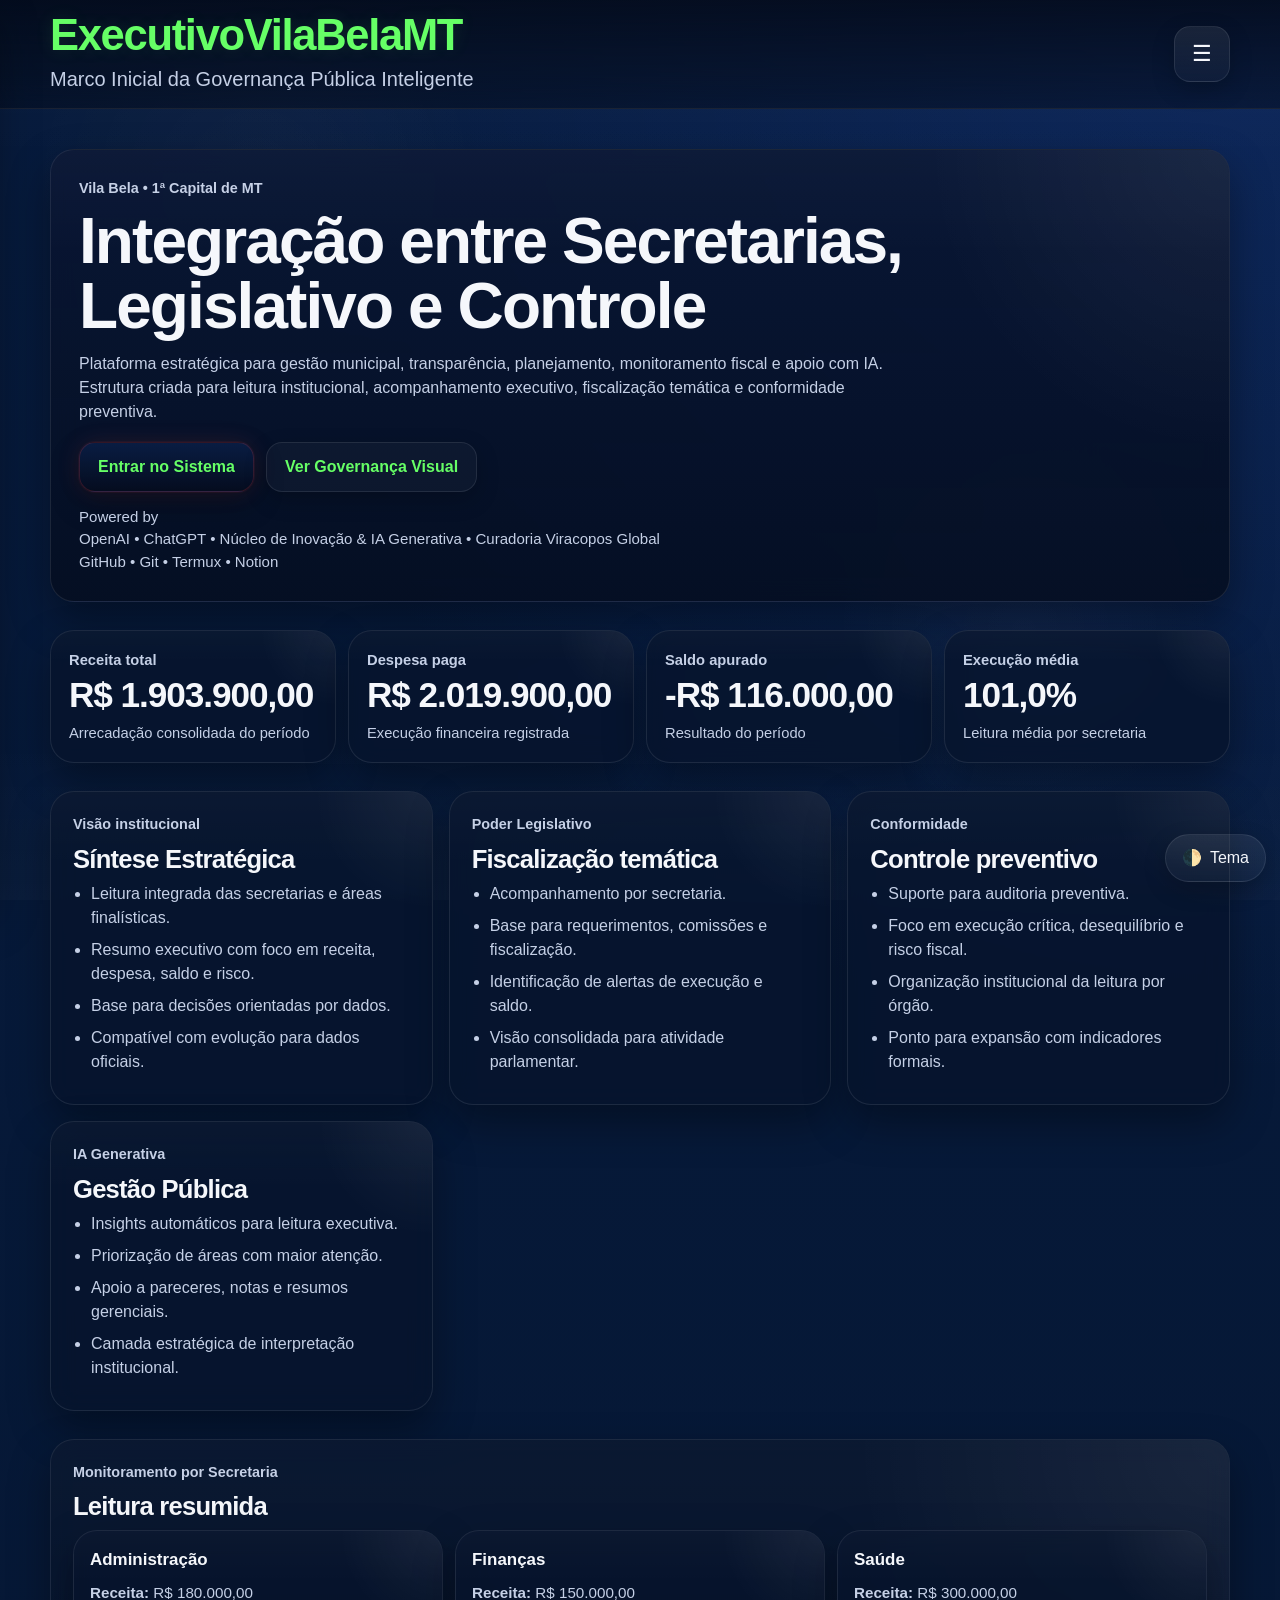
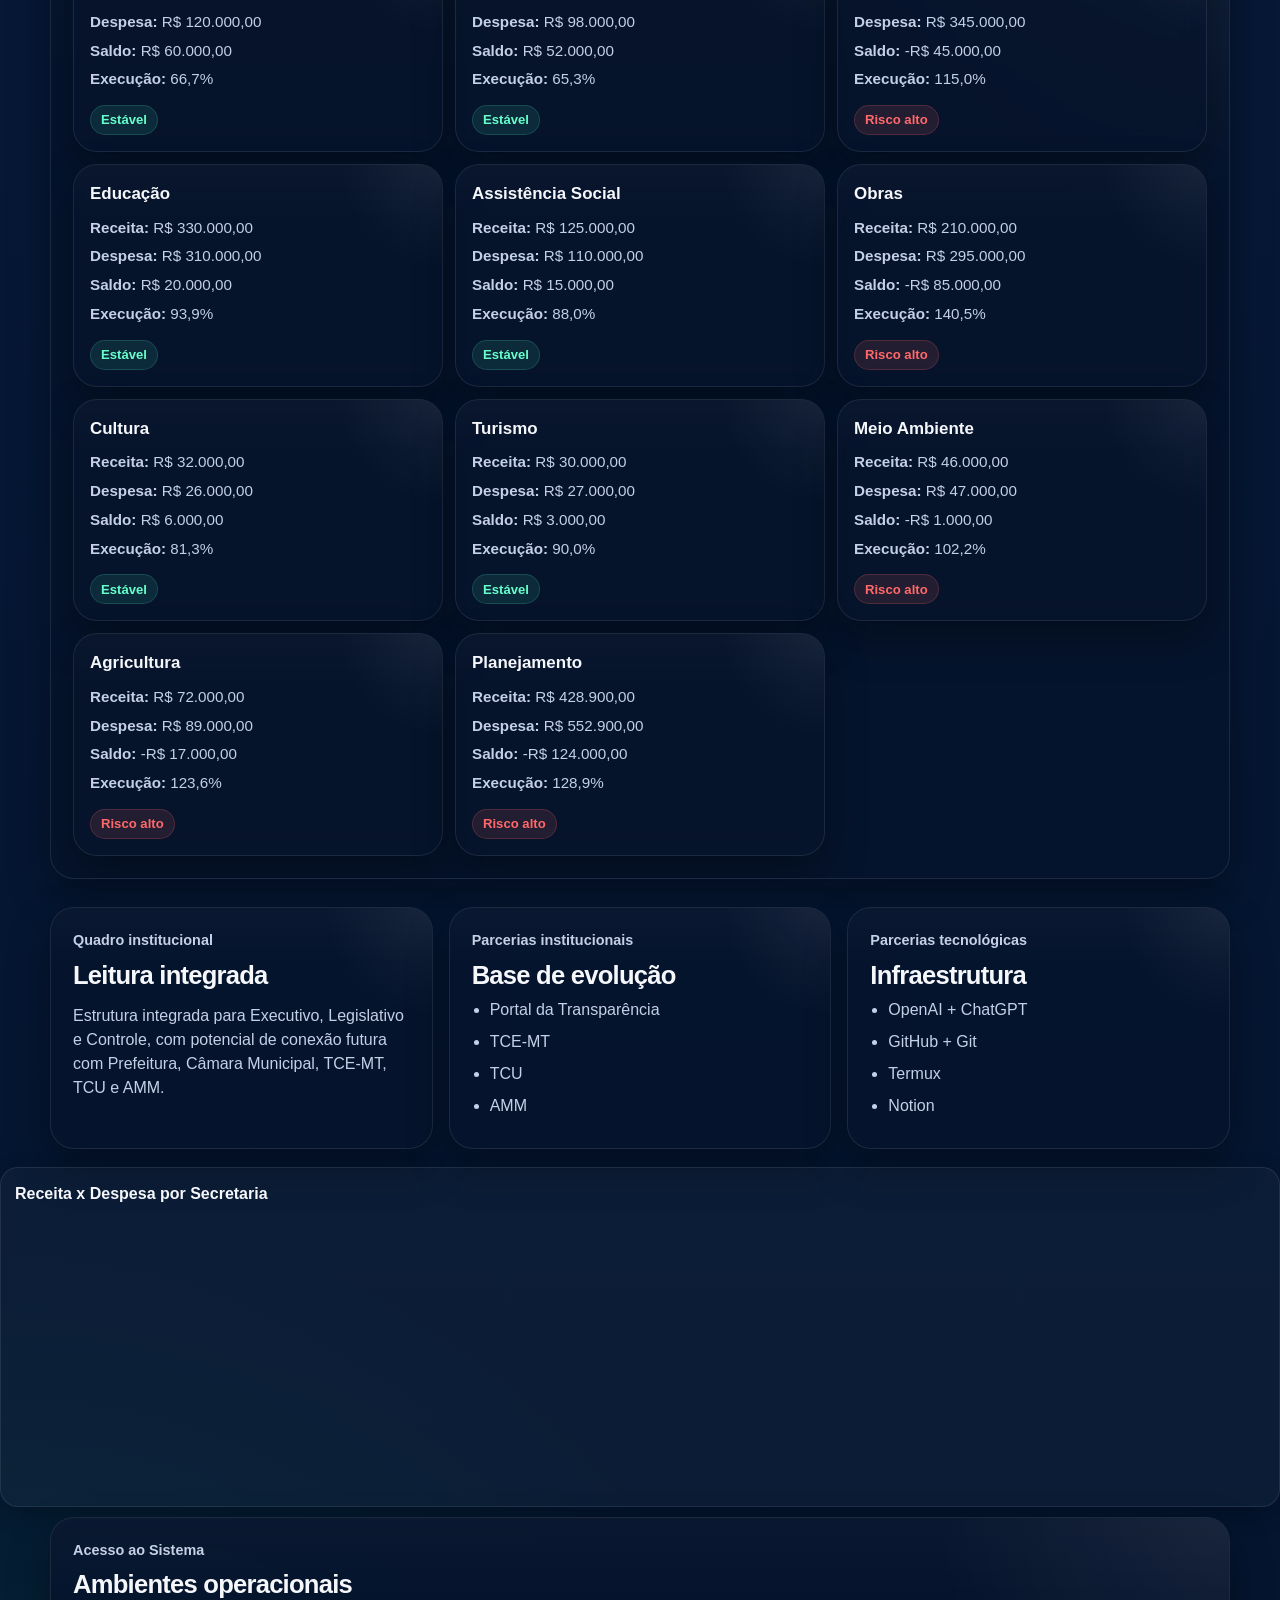
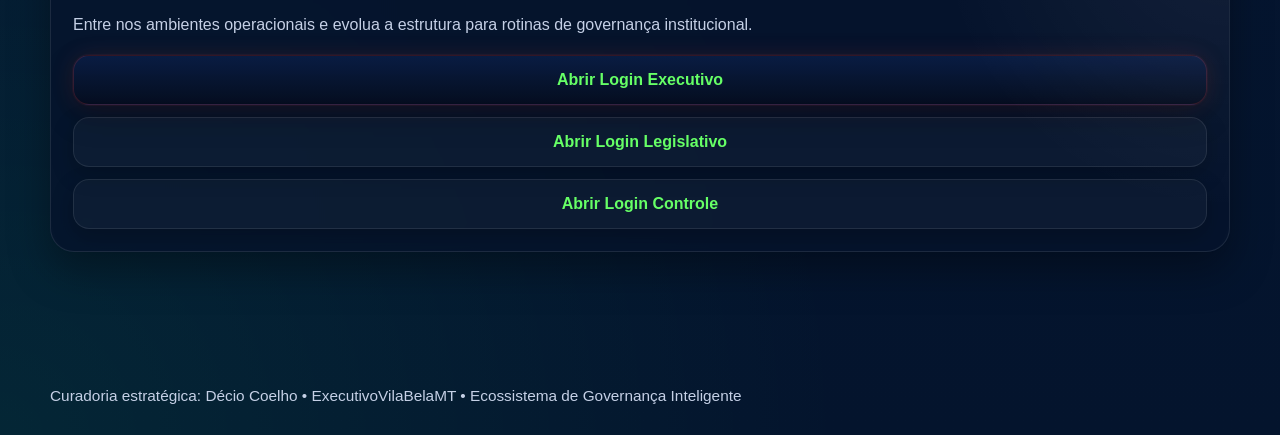
<file: index.html>
<!DOCTYPE html>
<html lang="pt-BR">
<head>
  <meta charset="UTF-8" />
  <meta name="viewport" content="width=device-width, initial-scale=1.0" />
  <title>ExecutivoVilaBelaMT</title>
  <meta name="description" content="Marco inicial da governança pública inteligente com integração entre secretarias, legislativo e controle." />
  <link rel="icon" type="image/png" href="favicon.png" />
  <link rel="stylesheet" href="style.css" />
</head>
<body data-page="index" class="page-home modo-cinema theme-dark">
  <div class="site-shell">
    <header class="site-header">
      <div class="container header-inner">
        <div class="brand-block">
          <a href="index.html" class="brand-link">
            <h1 class="brand-title">ExecutivoVilaBelaMT</h1>
          </a>
          <p class="brand-subtitle">Marco Inicial da Governança Pública Inteligente</p>
        </div>
        <div class="header-actions">
          <button class="menu-toggle" type="button" aria-label="Abrir menu" aria-expanded="false" data-menu-toggle>☰</button>
        </div>
      </div>
    </header>

    <div class="menu-overlay" data-menu-overlay></div>

    <nav class="menu-drawer" data-menu-drawer aria-label="Menu principal">
      <div class="menu-drawer-header"><strong>Navegação institucional</strong></div>
      <a class="menu-link active" href="index.html">Início</a>
      <a class="menu-link" href="login.html">Login</a>
      <a class="menu-link" href="dashboard/executivo.html">Executivo</a>
      <a class="menu-link" href="dashboard/legislativo.html">Legislativo</a>
      <a class="menu-link" href="dashboard/controle.html">Controle</a>
      <a class="menu-link" href="admin.html">Admin</a>
      <hr class="menu-separator" />
      <button class="theme-toggle" type="button" data-theme-toggle>
        <span class="theme-toggle-icon">🌓</span>
        <span>Tema</span>
      </button>
    </nav>

    <main class="page-main">
      <section class="section">
        <div class="container">
          <article class="hero-card">
            <div class="section-kicker">Vila Bela • 1ª Capital de MT</div>
            <h2 class="page-title">Integração entre Secretarias, Legislativo e Controle</h2>
            <p class="page-subtitle">Plataforma estratégica para gestão municipal, transparência, planejamento, monitoramento fiscal e apoio com IA. Estrutura criada para leitura institucional, acompanhamento executivo, fiscalização temática e conformidade preventiva.</p>
            <div class="hero-actions">
              <a href="login.html" class="btn btn-primary">Entrar no Sistema</a>
              <a href="#governanca" class="btn btn-secondary">Ver Governança Visual</a>
            </div>
            <div class="assinatura-capa">
              <span>Powered by</span><br />
              OpenAI • ChatGPT • Núcleo de Inovação &amp; IA Generativa • Curadoria Viracopos Global<br />
              GitHub • Git • Termux • Notion
            </div>
          </article>
        </div>
      </section>

      <section class="section section-tight">
        <div class="container">
          <div class="kpi-grid">
            <article class="kpi-card"><div class="kpi-label">Receita total</div><div class="kpi-value">R$ 1.903.900,00</div><div class="kpi-note">Arrecadação consolidada do período</div></article>
            <article class="kpi-card"><div class="kpi-label">Despesa paga</div><div class="kpi-value">R$ 2.019.900,00</div><div class="kpi-note">Execução financeira registrada</div></article>
            <article class="kpi-card"><div class="kpi-label">Saldo apurado</div><div class="kpi-value">-R$ 116.000,00</div><div class="kpi-note">Resultado do período</div></article>
            <article class="kpi-card"><div class="kpi-label">Execução média</div><div class="kpi-value">101,0%</div><div class="kpi-note">Leitura média por secretaria</div></article>
          </div>
        </div>
      </section>

      <section id="governanca" class="section section-tight">
        <div class="container grid-single">
          <article class="card"><div class="section-kicker">Visão institucional</div><h3 class="card-title">Síntese Estratégica</h3><ul class="info-list"><li>Leitura integrada das secretarias e áreas finalísticas.</li><li>Resumo executivo com foco em receita, despesa, saldo e risco.</li><li>Base para decisões orientadas por dados.</li><li>Compatível com evolução para dados oficiais.</li></ul></article>
          <article class="card"><div class="section-kicker">Poder Legislativo</div><h3 class="card-title">Fiscalização temática</h3><ul class="info-list"><li>Acompanhamento por secretaria.</li><li>Base para requerimentos, comissões e fiscalização.</li><li>Identificação de alertas de execução e saldo.</li><li>Visão consolidada para atividade parlamentar.</li></ul></article>
          <article class="card"><div class="section-kicker">Conformidade</div><h3 class="card-title">Controle preventivo</h3><ul class="info-list"><li>Suporte para auditoria preventiva.</li><li>Foco em execução crítica, desequilíbrio e risco fiscal.</li><li>Organização institucional da leitura por órgão.</li><li>Ponto para expansão com indicadores formais.</li></ul></article>
          <article class="card"><div class="section-kicker">IA Generativa</div><h3 class="card-title">Gestão Pública</h3><ul class="info-list"><li>Insights automáticos para leitura executiva.</li><li>Priorização de áreas com maior atenção.</li><li>Apoio a pareceres, notas e resumos gerenciais.</li><li>Camada estratégica de interpretação institucional.</li></ul></article>
        </div>
      </section>

      <section class="section section-tight">
        <div class="container">
          <article class="card">
            <div class="section-kicker">Monitoramento por Secretaria</div>
            <h3 class="card-title">Leitura resumida</h3>
            <div class="monitor-grid">
              <article class="monitor-card"><h3>Administração</h3><p><strong>Receita:</strong> R$ 180.000,00</p><p><strong>Despesa:</strong> R$ 120.000,00</p><p><strong>Saldo:</strong> R$ 60.000,00</p><p><strong>Execução:</strong> 66,7%</p><span class="status-badge status-stable">Estável</span></article>
              <article class="monitor-card"><h3>Finanças</h3><p><strong>Receita:</strong> R$ 150.000,00</p><p><strong>Despesa:</strong> R$ 98.000,00</p><p><strong>Saldo:</strong> R$ 52.000,00</p><p><strong>Execução:</strong> 65,3%</p><span class="status-badge status-stable">Estável</span></article>
              <article class="monitor-card"><h3>Saúde</h3><p><strong>Receita:</strong> R$ 300.000,00</p><p><strong>Despesa:</strong> R$ 345.000,00</p><p><strong>Saldo:</strong> -R$ 45.000,00</p><p><strong>Execução:</strong> 115,0%</p><span class="status-badge status-critical">Risco alto</span></article>
              <article class="monitor-card"><h3>Educação</h3><p><strong>Receita:</strong> R$ 330.000,00</p><p><strong>Despesa:</strong> R$ 310.000,00</p><p><strong>Saldo:</strong> R$ 20.000,00</p><p><strong>Execução:</strong> 93,9%</p><span class="status-badge status-stable">Estável</span></article>
              <article class="monitor-card"><h3>Assistência Social</h3><p><strong>Receita:</strong> R$ 125.000,00</p><p><strong>Despesa:</strong> R$ 110.000,00</p><p><strong>Saldo:</strong> R$ 15.000,00</p><p><strong>Execução:</strong> 88,0%</p><span class="status-badge status-stable">Estável</span></article>
              <article class="monitor-card"><h3>Obras</h3><p><strong>Receita:</strong> R$ 210.000,00</p><p><strong>Despesa:</strong> R$ 295.000,00</p><p><strong>Saldo:</strong> -R$ 85.000,00</p><p><strong>Execução:</strong> 140,5%</p><span class="status-badge status-critical">Risco alto</span></article>
              <article class="monitor-card"><h3>Cultura</h3><p><strong>Receita:</strong> R$ 32.000,00</p><p><strong>Despesa:</strong> R$ 26.000,00</p><p><strong>Saldo:</strong> R$ 6.000,00</p><p><strong>Execução:</strong> 81,3%</p><span class="status-badge status-stable">Estável</span></article>
              <article class="monitor-card"><h3>Turismo</h3><p><strong>Receita:</strong> R$ 30.000,00</p><p><strong>Despesa:</strong> R$ 27.000,00</p><p><strong>Saldo:</strong> R$ 3.000,00</p><p><strong>Execução:</strong> 90,0%</p><span class="status-badge status-stable">Estável</span></article>
              <article class="monitor-card"><h3>Meio Ambiente</h3><p><strong>Receita:</strong> R$ 46.000,00</p><p><strong>Despesa:</strong> R$ 47.000,00</p><p><strong>Saldo:</strong> -R$ 1.000,00</p><p><strong>Execução:</strong> 102,2%</p><span class="status-badge status-critical">Risco alto</span></article>
              <article class="monitor-card"><h3>Agricultura</h3><p><strong>Receita:</strong> R$ 72.000,00</p><p><strong>Despesa:</strong> R$ 89.000,00</p><p><strong>Saldo:</strong> -R$ 17.000,00</p><p><strong>Execução:</strong> 123,6%</p><span class="status-badge status-critical">Risco alto</span></article>
              <article class="monitor-card"><h3>Planejamento</h3><p><strong>Receita:</strong> R$ 428.900,00</p><p><strong>Despesa:</strong> R$ 552.900,00</p><p><strong>Saldo:</strong> -R$ 124.000,00</p><p><strong>Execução:</strong> 128,9%</p><span class="status-badge status-critical">Risco alto</span></article>
            </div>
          </article>
        </div>
      </section>

      <section class="section section-tight">
        <div class="container grid-single">
          <article class="card"><div class="section-kicker">Quadro institucional</div><h3 class="card-title">Leitura integrada</h3><p class="card-text">Estrutura integrada para Executivo, Legislativo e Controle, com potencial de conexão futura com Prefeitura, Câmara Municipal, TCE-MT, TCU e AMM.</p></article>
          <article class="card"><div class="section-kicker">Parcerias institucionais</div><h3 class="card-title">Base de evolução</h3><ul class="info-list"><li>Portal da Transparência</li><li>TCE-MT</li><li>TCU</li><li>AMM</li></ul></article>
          <article class="card"><div class="section-kicker">Parcerias tecnológicas</div><h3 class="card-title">Infraestrutura</h3><ul class="info-list"><li>OpenAI + ChatGPT</li><li>GitHub + Git</li><li>Termux</li><li>Notion</li></ul></article>
        </div>
      </section>
      
<div class="chart-card">
  <h4>Receita x Despesa por Secretaria</h4>
  <canvas id="chartExecutivoReceitaDespesa"></canvas>
</div>
      
      <section class="section section-tight">
        <div class="container">
          <article class="card">
            <div class="section-kicker">Acesso ao Sistema</div>
            <h3 class="card-title">Ambientes operacionais</h3>
            <p class="card-text">Entre nos ambientes operacionais e evolua a estrutura para rotinas de governança institucional.</p>
            <div class="form-actions stacked">
              <a href="login.html" class="btn btn-primary">Abrir Login Executivo</a>
              <a href="dashboard/legislativo.html" class="btn btn-secondary">Abrir Login Legislativo</a>
              <a href="dashboard/controle.html" class="btn btn-secondary">Abrir Login Controle</a>
            </div>
          </article>
        </div>
      </section>
    </main>

    <footer class="footer-note">
      <div class="container">
        <p>Curadoria estratégica: Décio Coelho • ExecutivoVilaBelaMT • Ecossistema de Governança Inteligente</p>
      </div>
    </footer>
  </div>

  <div class="floating-theme-toggle">
    <button type="button" data-theme-toggle aria-label="Alternar tema"><span>🌓</span><span>Tema</span></button>
  </div>

  <script src="script.js"></script>
</body>
  </html>
</file>
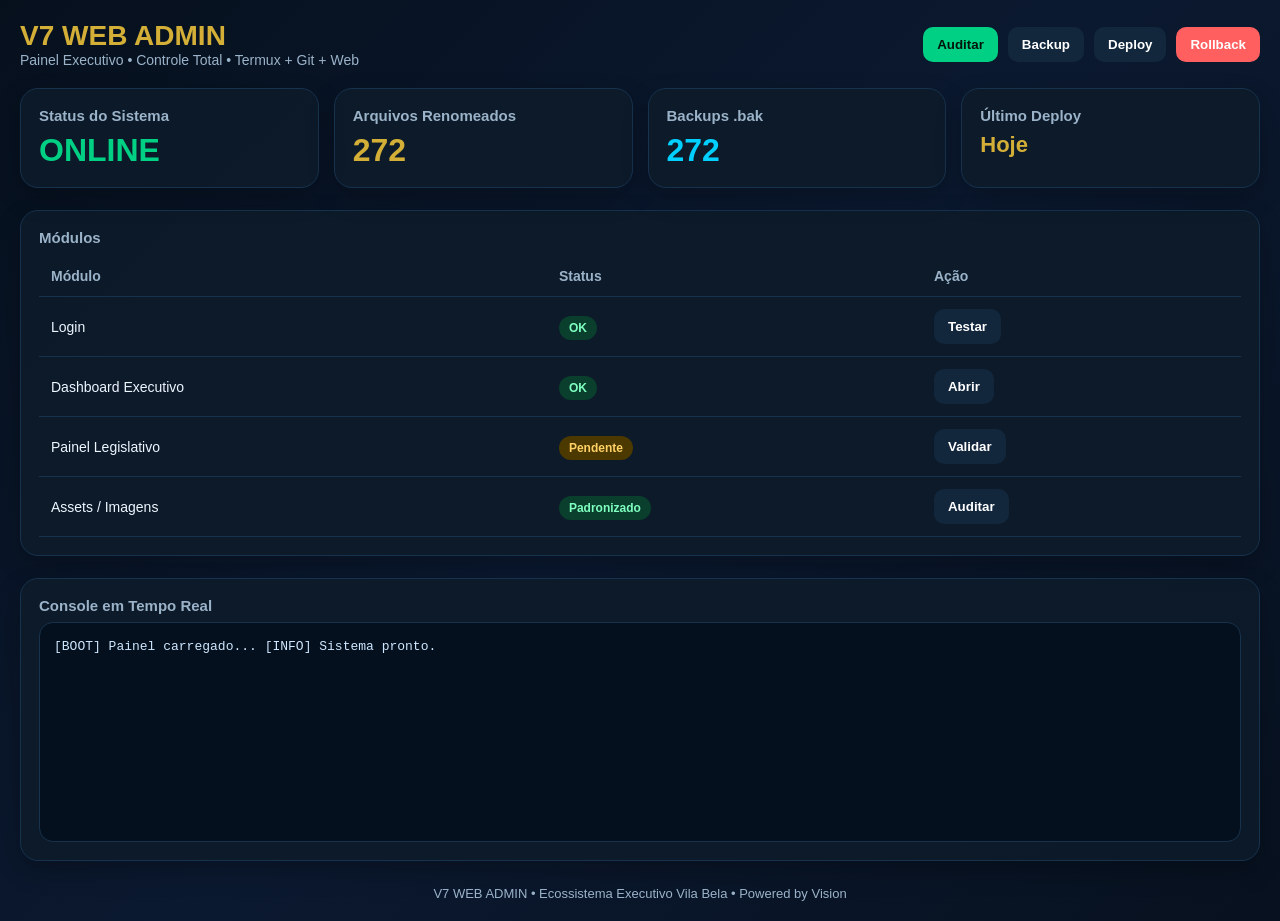
<file: admin.html>
<!DOCTYPE html>
<html lang="pt-BR">
<head>
<meta charset="UTF-8">
<meta name="viewport" content="width=device-width,initial-scale=1.0">
<title>V7 WEB ADMIN | Painel Executivo</title>

<style>
:root{
  --bg:#07111f;
  --card:#0d1b2a;
  --line:#17324d;
  --gold:#d4af37;
  --green:#00d084;
  --cyan:#00cfff;
  --text:#eef6ff;
  --muted:#9bb3c9;
  --danger:#ff5f5f;
}

*{margin:0;padding:0;box-sizing:border-box}

body{
  background:linear-gradient(135deg,#06101d,#0b1930,#07111f);
  color:var(--text);
  font-family:Arial,Helvetica,sans-serif;
  padding:20px;
}

header{
  display:flex;
  justify-content:space-between;
  align-items:center;
  flex-wrap:wrap;
  gap:10px;
  margin-bottom:20px;
}

h1{
  font-size:28px;
  color:var(--gold);
}

.sub{
  color:var(--muted);
  font-size:14px;
}

.top-actions{
  display:flex;
  gap:10px;
  flex-wrap:wrap;
}

button{
  border:none;
  padding:10px 14px;
  border-radius:10px;
  cursor:pointer;
  font-weight:bold;
}

.btn-primary{background:var(--green);color:#00140b}
.btn-dark{background:#12263c;color:#fff}
.btn-danger{background:var(--danger);color:#fff}

.grid{
  display:grid;
  grid-template-columns:repeat(auto-fit,minmax(240px,1fr));
  gap:15px;
}

.card{
  background:rgba(13,27,42,.92);
  border:1px solid var(--line);
  border-radius:18px;
  padding:18px;
  box-shadow:0 10px 25px rgba(0,0,0,.25);
}

.card h3{
  font-size:15px;
  color:var(--muted);
  margin-bottom:8px;
}

.big{
  font-size:32px;
  font-weight:bold;
  color:var(--gold);
}

.ok{color:var(--green)}
.warn{color:#ffd166}
.info{color:var(--cyan)}

.section{
  margin-top:22px;
}

.table{
  width:100%;
  border-collapse:collapse;
  margin-top:10px;
}

.table th,.table td{
  padding:12px;
  border-bottom:1px solid var(--line);
  text-align:left;
  font-size:14px;
}

.table th{
  color:var(--muted);
}

.badge{
  padding:5px 10px;
  border-radius:20px;
  font-size:12px;
  font-weight:bold;
}

.b-ok{background:#093f2c;color:#7fffc0}
.b-warn{background:#4b3900;color:#ffd166}
.b-danger{background:#4b1111;color:#ffb2b2}

.log{
  background:#04101d;
  border:1px solid var(--line);
  border-radius:14px;
  padding:14px;
  height:220px;
  overflow:auto;
  font-family:monospace;
  font-size:13px;
  line-height:1.5;
  color:#cfe7ff;
}

footer{
  margin-top:25px;
  text-align:center;
  color:var(--muted);
  font-size:13px;
}
</style>
</head>
<body>

<header>
  <div>
    <h1>V7 WEB ADMIN</h1>
    <div class="sub">Painel Executivo • Controle Total • Termux + Git + Web</div>
  </div>

  <div class="top-actions">
    <button class="btn-primary" onclick="runAudit()">Auditar</button>
    <button class="btn-dark" onclick="backup()">Backup</button>
    <button class="btn-dark" onclick="deploy()">Deploy</button>
    <button class="btn-danger" onclick="rollback()">Rollback</button>
  </div>
</header>

<section class="grid">
  <div class="card">
    <h3>Status do Sistema</h3>
    <div class="big ok" id="sys">ONLINE</div>
  </div>

  <div class="card">
    <h3>Arquivos Renomeados</h3>
    <div class="big" id="files">272</div>
  </div>

  <div class="card">
    <h3>Backups .bak</h3>
    <div class="big info" id="bak">272</div>
  </div>

  <div class="card">
    <h3>Último Deploy</h3>
    <div class="big" style="font-size:22px" id="deployDate">Hoje</div>
  </div>
</section>

<section class="section card">
  <h3>Módulos</h3>

  <table class="table">
    <tr>
      <th>Módulo</th>
      <th>Status</th>
      <th>Ação</th>
    </tr>

    <tr>
      <td>Login</td>
      <td><span class="badge b-ok">OK</span></td>
      <td><button class="btn-dark" onclick="log('Teste login executado')">Testar</button></td>
    </tr>

    <tr>
      <td>Dashboard Executivo</td>
      <td><span class="badge b-ok">OK</span></td>
      <td><button class="btn-dark" onclick="log('Dashboard executivo validado')">Abrir</button></td>
    </tr>

    <tr>
      <td>Painel Legislativo</td>
      <td><span class="badge b-warn">Pendente</span></td>
      <td><button class="btn-dark" onclick="log('Checklist legislativo iniciado')">Validar</button></td>
    </tr>

    <tr>
      <td>Assets / Imagens</td>
      <td><span class="badge b-ok">Padronizado</span></td>
      <td><button class="btn-dark" onclick="log('Assets verificados')">Auditar</button></td>
    </tr>
  </table>
</section>

<section class="section card">
  <h3>Console em Tempo Real</h3>
  <div class="log" id="console">
[BOOT] Painel carregado...
[INFO] Sistema pronto.
  </div>
</section>

<footer>
V7 WEB ADMIN • Ecossistema Executivo Vila Bela • Powered by Vision
</footer>

<script>
function log(msg){
  const c = document.getElementById("console");
  const time = new Date().toLocaleTimeString();
  c.innerHTML += "\n[" + time + "] " + msg;
  c.scrollTop = c.scrollHeight;
}

function runAudit(){
  log("Auditoria geral iniciada...");
  setTimeout(()=>log("index.html OK"),500);
  setTimeout(()=>log("login.html OK"),900);
  setTimeout(()=>log("dashboard OK"),1300);
  setTimeout(()=>log("Assets sincronizados"),1700);
  setTimeout(()=>log("Auditoria finalizada"),2200);
}

function backup(){
  log("Backup seguro criado.");
}

function deploy(){
  document.getElementById("deployDate").innerText="Agora";
  log("Deploy enviado para produção.");
}

function rollback(){
  log("Rollback executado com sucesso.");
}
</script>

</body>
</html>
</file>
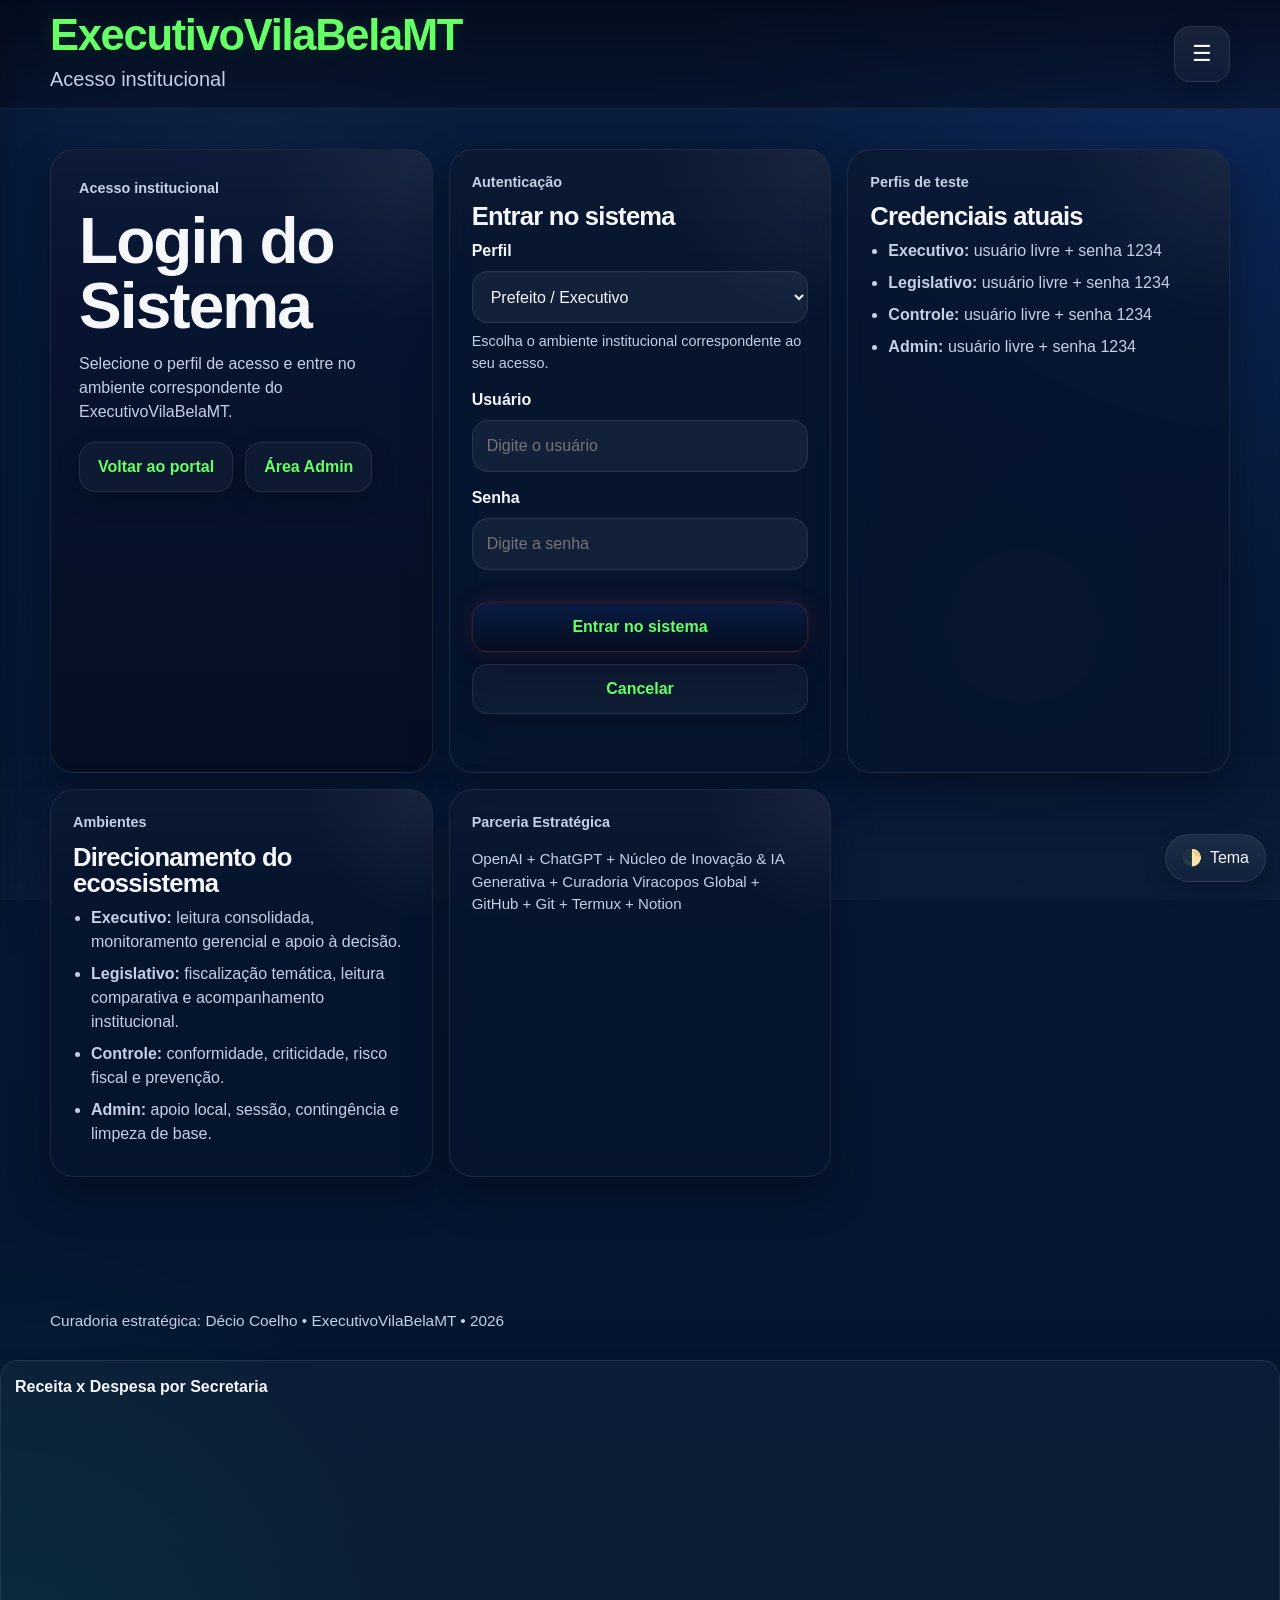
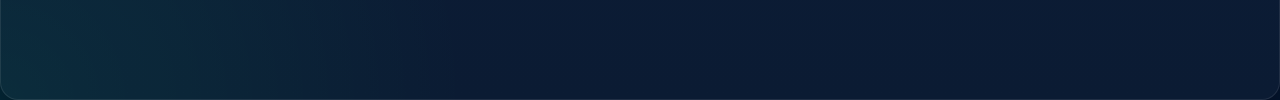
<file: login.html>
<!DOCTYPE html>
<html lang="pt-BR">
<head>
  <meta charset="UTF-8" />
  <meta name="viewport" content="width=device-width, initial-scale=1.0" />
  <title>Login do Sistema | ExecutivoVilaBelaMT</title>
  <meta name="description" content="Acesso institucional ao ExecutivoVilaBelaMT." />
  <link rel="icon" type="image/png" href="favicon.png" />
  <link rel="stylesheet" href="style.css" />
</head>
<body data-page="login" class="page-login modo-cinema theme-dark">
  <div class="site-shell">
    <header class="site-header">
      <div class="container header-inner">
        <div class="brand-block">
          <a href="index.html" class="brand-link"><h1 class="brand-title">ExecutivoVilaBelaMT</h1></a>
          <p class="brand-subtitle">Acesso institucional</p>
        </div>
        <div class="header-actions"><button class="menu-toggle" type="button" aria-label="Abrir menu" aria-expanded="false" data-menu-toggle>☰</button></div>
      </div>
    </header>

    <div class="menu-overlay" data-menu-overlay></div>
    <nav class="menu-drawer" data-menu-drawer aria-label="Menu principal">
      <div class="menu-drawer-header"><strong>Navegação institucional</strong></div>
      <a class="menu-link" href="index.html">Início</a>
      <a class="menu-link active" href="login.html">Login</a>
      <a class="menu-link" href="dashboard/executivo.html">Executivo</a>
      <a class="menu-link" href="dashboard/legislativo.html">Legislativo</a>
      <a class="menu-link" href="dashboard/controle.html">Controle</a>
      <a class="menu-link" href="admin.html">Admin</a>
      <hr class="menu-separator" />
      <button class="theme-toggle" type="button" data-theme-toggle><span class="theme-toggle-icon">🌓</span><span>Tema</span></button>
    </nav>

    <main class="page-main">
      <section class="section">
        <div class="container grid-single">
          <article class="hero-card login-hero-card">
            <div class="section-kicker">Acesso institucional</div>
            <h2 class="page-title">Login do Sistema</h2>
            <p class="page-subtitle">Selecione o perfil de acesso e entre no ambiente correspondente do ExecutivoVilaBelaMT.</p>
            <div class="hero-actions login-top-links">
              <a href="index.html" class="btn btn-secondary">Voltar ao portal</a>
              <a href="admin.html" class="btn btn-secondary">Área Admin</a>
            </div>
          </article>

          <article class="card">
            <div class="section-kicker">Autenticação</div>
            <h3 class="card-title">Entrar no sistema</h3>
            <form id="loginForm" class="form-grid" novalidate>
              <div class="form-group">
                <label for="perfil">Perfil</label>
                <select id="perfil" name="perfil" required>
                  <option value="executivo">Prefeito / Executivo</option>
                  <option value="legislativo">Vereador / Legislativo</option>
                  <option value="controle">Controle / Auditoria</option>
                  <option value="admin">Administração local</option>
                </select>
                <small class="form-help">Escolha o ambiente institucional correspondente ao seu acesso.</small>
              </div>
              <div class="form-group">
                <label for="usuario">Usuário</label>
                <input id="usuario" name="usuario" type="text" placeholder="Digite o usuário" autocomplete="username" required />
              </div>
              <div class="form-group">
                <label for="senha">Senha</label>
                <input id="senha" name="senha" type="password" placeholder="Digite a senha" autocomplete="current-password" required />
              </div>
              <div class="form-actions stacked">
                <button type="submit" class="btn btn-primary">Entrar no sistema</button>
                <button type="button" class="btn btn-secondary" id="cancelarLogin">Cancelar</button>
              </div>
              <div id="loginMensagem" class="status-message" aria-live="polite"></div>
            </form>
          </article>

          <article class="card">
            <div class="section-kicker">Perfis de teste</div>
            <h3 class="card-title">Credenciais atuais</h3>
            <ul class="info-list">
              <li><strong>Executivo:</strong> usuário livre + senha 1234</li>
              <li><strong>Legislativo:</strong> usuário livre + senha 1234</li>
              <li><strong>Controle:</strong> usuário livre + senha 1234</li>
              <li><strong>Admin:</strong> usuário livre + senha 1234</li>
            </ul>
          </article>

          <article class="card">
            <div class="section-kicker">Ambientes</div>
            <h3 class="card-title">Direcionamento do ecossistema</h3>
            <ul class="info-list">
              <li><strong>Executivo:</strong> leitura consolidada, monitoramento gerencial e apoio à decisão.</li>
              <li><strong>Legislativo:</strong> fiscalização temática, leitura comparativa e acompanhamento institucional.</li>
              <li><strong>Controle:</strong> conformidade, criticidade, risco fiscal e prevenção.</li>
              <li><strong>Admin:</strong> apoio local, sessão, contingência e limpeza de base.</li>
            </ul>
          </article>

          <article class="card assinatura-card">
            <div class="section-kicker">Parceria Estratégica</div>
            <p class="assinatura-login">OpenAI + ChatGPT + Núcleo de Inovação &amp; IA Generativa + Curadoria Viracopos Global + GitHub + Git + Termux + Notion</p>
          </article>
        </div>
      </section>
    </main>

    <footer class="footer-note"><div class="container"><p>Curadoria estratégica: Décio Coelho • ExecutivoVilaBelaMT • 2026</p></div></footer>
  </div>

  <div class="chart-card">
  <h4>Receita x Despesa por Secretaria</h4>
  <canvas id="chartExecutivoReceitaDespesa"></canvas>
  </div>

  <div class="floating-theme-toggle">
    <button type="button" data-theme-toggle aria-label="Alternar tema"><span>🌓</span><span>Tema</span></button>
  </div>

  <script src="script.js"></script>
</body>
</html>
</file>
<file: style.css>
:root {
  --bg-primary: #04142d;
  --bg-secondary: #071b3d;
  --bg-card: rgba(7, 20, 45, 0.82);
  --bg-card-strong: rgba(10, 24, 56, 0.92);
  --text-primary: #f5f7fb;
  --text-secondary: #c5d0e6;
  --text-muted: #93a4c8;
  --accent: #66ff66;
  --accent-strong: #00e05a;
  --accent-soft: rgba(102, 255, 102, 0.14);
  --border: rgba(255, 255, 255, 0.09);
  --shadow: 0 18px 40px rgba(0, 0, 0, 0.34);
  --shadow-soft: 0 8px 22px rgba(0, 0, 0, 0.22);
  --warning: #ffd24d;
  --danger: #ff6969;
  --stable: #66ffcc;
  --menu-width: 300px;
  --radius-xl: 24px;
  --radius-lg: 18px;
  --radius-md: 14px;
  --radius-sm: 10px;
  --max-width: 1180px;
  --font-stack: -apple-system, BlinkMacSystemFont, "Segoe UI", Roboto, Oxygen, Ubuntu, Cantarell, "Helvetica Neue", Arial, sans-serif;
}

body.theme-light {
  --bg-primary: #eef3fb;
  --bg-secondary: #dfe8f8;
  --bg-card: rgba(255, 255, 255, 0.92);
  --bg-card-strong: rgba(255, 255, 255, 0.98);
  --text-primary: #102038;
  --text-secondary: #31476d;
  --text-muted: #5d7095;
  --accent: #007f32;
  --accent-strong: #0a9a3d;
  --accent-soft: rgba(10, 154, 61, 0.1);
  --border: rgba(16, 32, 56, 0.1);
  --shadow: 0 16px 36px rgba(30, 57, 99, 0.14);
  --shadow-soft: 0 8px 20px rgba(30, 57, 99, 0.1);
  --warning: #ad7a00;
  --danger: #b93535;
  --stable: #057c6e;
}

*,
*::before,
*::after {
  box-sizing: border-box;
}

html {
  scroll-behavior: smooth;
}

html,
body {
  margin: 0;
  padding: 0;
}

body {
  font-family: var(--font-stack);
  color: var(--text-primary);
  background:
    radial-gradient(circle at top right, rgba(49, 108, 255, 0.16), transparent 28%),
    radial-gradient(circle at bottom left, rgba(0, 255, 153, 0.08), transparent 22%),
    linear-gradient(180deg, var(--bg-secondary) 0%, var(--bg-primary) 100%);
  min-height: 100vh;
  line-height: 1.5;
  transition: background 0.25s ease, color 0.25s ease;
}

body.modo-cinema::before {
  content: "";
  position: fixed;
  inset: 0;
  pointer-events: none;
  background:
    linear-gradient(180deg, rgba(255, 255, 255, 0.02), transparent 18%, transparent 82%, rgba(255, 255, 255, 0.02)),
    radial-gradient(circle at 20% 20%, rgba(255, 255, 255, 0.03), transparent 18%),
    radial-gradient(circle at 80% 70%, rgba(255, 255, 255, 0.03), transparent 16%);
  mix-blend-mode: screen;
  opacity: 0.9;
}

img {
  max-width: 100%;
  display: block;
}

a {
  color: var(--accent);
  text-decoration: none;
}

a:hover {
  text-decoration: underline;
}

button,
input,
select,
textarea {
  font: inherit;
}

button {
  cursor: pointer;
}

.site-shell {
  position: relative;
  min-height: 100vh;
}

.container {
  width: min(calc(100% - 28px), var(--max-width));
  margin: 0 auto;
}

.page-main {
  padding: 22px 0 90px;
}

.section {
  padding: 18px 0;
}

.section-tight {
  padding: 10px 0 18px;
}

.site-header {
  position: sticky;
  top: 0;
  z-index: 60;
  backdrop-filter: blur(16px);
  background: linear-gradient(180deg, rgba(3, 10, 25, 0.86), rgba(3, 10, 25, 0.48));
  border-bottom: 1px solid var(--border);
}

body.theme-light .site-header {
  background: linear-gradient(180deg, rgba(245, 248, 255, 0.92), rgba(245, 248, 255, 0.72));
}

.header-inner {
  display: flex;
  align-items: center;
  justify-content: space-between;
  gap: 14px;
  padding: 14px 0;
}

.brand-block {
  min-width: 0;
}

.brand-link {
  color: inherit;
  text-decoration: none;
}

.brand-link:hover {
  text-decoration: none;
}

.brand-title {
  margin: 0;
  font-size: clamp(1.7rem, 3.4vw, 3.6rem);
  line-height: 1;
  font-weight: 900;
  letter-spacing: -0.03em;
  color: var(--accent);
  text-shadow: 0 0 18px rgba(102, 255, 102, 0.12);
  overflow-wrap: anywhere;
}

.brand-subtitle {
  margin: 6px 0 0;
  font-size: clamp(0.98rem, 1.6vw, 1.25rem);
  color: var(--text-secondary);
}

.header-actions {
  display: flex;
  align-items: center;
  gap: 10px;
  flex-shrink: 0;
}

.menu-toggle,
.theme-toggle,
.floating-theme-toggle button {
  border: 1px solid var(--border);
  background: linear-gradient(180deg, rgba(255, 255, 255, 0.08), rgba(255, 255, 255, 0.03));
  color: var(--text-primary);
  border-radius: 16px;
  box-shadow: var(--shadow-soft);
}

.menu-toggle {
  width: 56px;
  height: 56px;
  font-size: 1.4rem;
  display: inline-flex;
  align-items: center;
  justify-content: center;
}

.menu-overlay {
  position: fixed;
  inset: 0;
  background: rgba(3, 10, 25, 0.58);
  opacity: 0;
  visibility: hidden;
  transition: opacity 0.22s ease, visibility 0.22s ease;
  z-index: 70;
}

.menu-overlay.active {
  opacity: 1;
  visibility: visible;
}

.menu-drawer {
  position: fixed;
  top: 0;
  left: 0;
  width: min(var(--menu-width), 88vw);
  height: 100vh;
  padding: 18px 18px 28px;
  transform: translateX(-102%);
  transition: transform 0.24s ease;
  background: linear-gradient(180deg, rgba(8, 18, 42, 0.98), rgba(5, 14, 32, 0.98));
  border-right: 1px solid var(--border);
  box-shadow: var(--shadow);
  z-index: 80;
  overflow-y: auto;
}

body.theme-light .menu-drawer {
  background: linear-gradient(180deg, rgba(250, 252, 255, 0.98), rgba(236, 243, 252, 0.98));
}

.menu-drawer.active {
  transform: translateX(0);
}

.menu-drawer-header {
  padding: 8px 2px 14px;
  font-size: 1rem;
  color: var(--text-secondary);
}

.menu-link {
  display: block;
  width: 100%;
  margin: 0 0 10px;
  padding: 13px 14px;
  border-radius: 14px;
  color: var(--text-primary);
  background: rgba(255, 255, 255, 0.03);
  border: 1px solid transparent;
  text-decoration: none;
}

.menu-link:hover,
.menu-link.active {
  background: var(--accent-soft);
  border-color: rgba(102, 255, 102, 0.22);
  text-decoration: none;
}

.menu-separator {
  border: none;
  height: 1px;
  background: var(--border);
  margin: 12px 0 14px;
}

.theme-toggle {
  display: inline-flex;
  align-items: center;
  justify-content: center;
  gap: 8px;
  min-height: 48px;
  width: 100%;
  padding: 0 16px;
}

.theme-toggle-icon {
  display: inline-flex;
  align-items: center;
  justify-content: center;
}

.floating-theme-toggle {
  position: fixed;
  right: 14px;
  bottom: 18px;
  z-index: 55;
}

.floating-theme-toggle button {
  display: inline-flex;
  align-items: center;
  gap: 8px;
  min-height: 48px;
  padding: 0 16px;
  border-radius: 999px;
}

.hero-card,
.card,
.kpi-card,
.monitor-card {
  position: relative;
  overflow: hidden;
  background: var(--bg-card);
  border: 1px solid var(--border);
  border-radius: var(--radius-xl);
  box-shadow: var(--shadow);
  backdrop-filter: blur(12px);
}

.hero-card::before,
.card::before,
.kpi-card::before,
.monitor-card::before {
  content: "";
  position: absolute;
  inset: 0;
  pointer-events: none;
  background:
    radial-gradient(circle at top right, rgba(255, 255, 255, 0.06), transparent 24%),
    linear-gradient(180deg, rgba(255, 255, 255, 0.02), transparent 24%);
}

.hero-card,
.card {
  padding: 20px;
}

.kpi-card {
  padding: 16px;
}

.monitor-card {
  padding: 16px;
}

.hero-card {
  background: linear-gradient(180deg, rgba(9, 22, 52, 0.94), rgba(5, 14, 33, 0.9));
}

body.theme-light .hero-card {
  background: linear-gradient(180deg, rgba(255, 255, 255, 0.98), rgba(247, 250, 255, 0.96));
}

.section-kicker {
  margin: 0 0 10px;
  font-size: 0.9rem;
  font-weight: 700;
  color: var(--text-secondary);
}

.page-title,
.card-title {
  margin: 0;
  font-weight: 900;
  letter-spacing: -0.03em;
  line-height: 1.02;
}

.page-title {
  font-size: clamp(2rem, 5vw, 4.4rem);
}

.card-title {
  font-size: clamp(1.2rem, 2vw, 1.8rem);
  margin-bottom: 10px;
}

.page-subtitle,
.card-text,
.form-help,
.kpi-note,
.admin-status-list p,
.info-item,
.info-list li,
.monitor-card p,
.assinatura-capa,
.assinatura-login,
.assinatura-admin {
  color: var(--text-secondary);
}

.page-subtitle {
  margin: 12px 0 0;
  font-size: 1rem;
  max-width: 840px;
}

.hero-actions,
.form-actions {
  display: flex;
  flex-wrap: wrap;
  gap: 12px;
  margin-top: 18px;
}

.hero-actions.stacked,
.form-actions.stacked {
  flex-direction: column;
}

.login-top-links {
  margin-top: 18px;
}

.btn {
  display: inline-flex;
  align-items: center;
  justify-content: center;
  min-height: 50px;
  padding: 0 18px;
  border-radius: 16px;
  border: 1px solid var(--border);
  text-decoration: none;
  font-weight: 800;
  box-shadow: var(--shadow-soft);
  transition: transform 0.18s ease, filter 0.18s ease, background 0.18s ease;
}

.btn:hover {
  transform: translateY(-1px);
  filter: brightness(1.03);
  text-decoration: none;
}

.btn-primary {
  background: linear-gradient(180deg, rgba(10, 30, 70, 0.9), rgba(5, 13, 31, 0.95));
  color: var(--accent);
  border-color: rgba(255, 70, 70, 0.18);
  box-shadow:
    0 0 0 1px rgba(255, 70, 70, 0.06),
    0 0 24px rgba(255, 70, 70, 0.12),
    0 12px 30px rgba(0, 0, 0, 0.28);
}

.btn-secondary {
  background: rgba(255, 255, 255, 0.03);
  color: var(--accent);
}

.hero-meta {
  display: flex;
  flex-wrap: wrap;
  gap: 10px;
  margin-top: 16px;
}

.meta-badge {
  display: inline-flex;
  align-items: center;
  min-height: 34px;
  padding: 0 12px;
  border-radius: 999px;
  font-size: 0.9rem;
  font-weight: 700;
  color: var(--text-primary);
  background: rgba(255, 255, 255, 0.06);
  border: 1px solid var(--border);
}

.assinatura-capa,
.assinatura-login,
.assinatura-admin {
  margin-top: 14px;
  font-size: 0.94rem;
}

.grid-single {
  display: grid;
  grid-template-columns: 1fr;
  gap: 16px;
}

.kpi-grid {
  display: grid;
  grid-template-columns: repeat(2, minmax(0, 1fr));
  gap: 12px;
}

.kpi-label {
  font-size: 0.92rem;
  font-weight: 700;
  color: var(--text-secondary);
}

.kpi-value {
  margin-top: 6px;
  font-size: clamp(1.28rem, 3vw, 2.2rem);
  line-height: 1.05;
  font-weight: 900;
  letter-spacing: -0.03em;
  color: var(--text-primary);
  overflow-wrap: anywhere;
}

.kpi-note {
  margin-top: 8px;
  font-size: 0.92rem;
}

.form-grid {
  display: grid;
  gap: 14px;
}

.form-group label {
  display: block;
  margin-bottom: 8px;
  font-weight: 800;
  color: var(--text-primary);
}

.form-help {
  display: block;
  margin-top: 8px;
  font-size: 0.9rem;
}

input,
select,
textarea {
  width: 100%;
  min-height: 52px;
  padding: 0 14px;
  border-radius: 16px;
  border: 1px solid var(--border);
  outline: none;
  color: var(--text-primary);
  background: rgba(255, 255, 255, 0.05);
  box-shadow: inset 0 0 0 1px rgba(255, 255, 255, 0.01);
}

body.theme-light input,
body.theme-light select,
body.theme-light textarea {
  background: rgba(245, 248, 255, 0.98);
}

input:focus,
select:focus,
textarea:focus {
  border-color: rgba(255, 204, 51, 0.8);
  box-shadow:
    0 0 0 2px rgba(255, 204, 51, 0.14),
    0 0 18px rgba(255, 204, 51, 0.08);
}

.status-message {
  min-height: 22px;
  font-size: 0.95rem;
  font-weight: 700;
}

.status-message.success {
  color: var(--accent);
}

.status-message.error {
  color: var(--danger);
}

.info-list {
  margin: 0;
  padding-left: 18px;
}

.info-list li {
  margin-bottom: 8px;
}

.info-item {
  margin-bottom: 10px;
}

.admin-status-list p {
  margin: 0 0 8px;
}

.monitor-grid {
  display: grid;
  grid-template-columns: 1fr;
  gap: 12px;
}

.monitor-card h3 {
  margin: 0 0 10px;
  font-size: 1.06rem;
  font-weight: 900;
  color: var(--text-primary);
}

.monitor-card p {
  margin: 0 0 6px;
  font-size: 0.95rem;
}

.status-badge {
  display: inline-flex;
  align-items: center;
  justify-content: center;
  min-height: 30px;
  padding: 0 10px;
  border-radius: 999px;
  margin-top: 8px;
  font-size: 0.82rem;
  font-weight: 800;
  border: 1px solid transparent;
}

.status-stable {
  color: var(--stable);
  background: rgba(65, 209, 175, 0.12);
  border-color: rgba(65, 209, 175, 0.2);
}

.status-warning {
  color: var(--warning);
  background: rgba(255, 210, 77, 0.12);
  border-color: rgba(255, 210, 77, 0.2);
}

.status-critical {
  color: var(--danger);
  background: rgba(255, 105, 105, 0.12);
  border-color: rgba(255, 105, 105, 0.2);
}

.table-wrap {
  width: 100%;
  overflow-x: auto;
  border-radius: 16px;
}

.data-table {
  width: 100%;
  border-collapse: collapse;
  min-width: 720px;
  font-size: 0.95rem;
}

.data-table th,
.data-table td {
  padding: 12px 10px;
  text-align: left;
  border-bottom: 1px solid var(--border);
  vertical-align: top;
}

.data-table th {
  color: var(--accent);
  font-weight: 900;
  background: rgba(255, 255, 255, 0.02);
}

.data-table td {
  color: var(--text-primary);
}

.footer-note {
  padding: 14px 0 28px;
  color: var(--text-secondary);
  font-size: 0.96rem;
}

.footer-note p {
  margin: 0;
}

.no-print {
  display: block;
}

@media (min-width: 720px) {
  .grid-single {
    grid-template-columns: repeat(2, minmax(0, 1fr));
  }

  .monitor-grid {
    grid-template-columns: repeat(2, minmax(0, 1fr));
  }

  .hero-card {
    padding: 28px;
  }

  .card {
    padding: 22px;
  }

  .kpi-card {
    padding: 18px;
  }
}

@media (min-width: 980px) {
  .grid-single {
    grid-template-columns: repeat(3, minmax(0, 1fr));
  }

  .monitor-grid {
    grid-template-columns: repeat(3, minmax(0, 1fr));
  }

  .kpi-grid {
    grid-template-columns: repeat(4, minmax(0, 1fr));
  }

  .page-main {
    padding-bottom: 100px;
  }
}

@media (max-width: 719px) {
  .container {
    width: min(calc(100% - 18px), var(--max-width));
  }

  .header-inner {
    align-items: flex-start;
  }

  .brand-title {
    font-size: clamp(1.35rem, 9vw, 2.2rem);
  }

  .brand-subtitle {
    font-size: 0.92rem;
  }

  .page-title {
    font-size: clamp(1.7rem, 9vw, 2.7rem);
  }

  .page-subtitle {
    font-size: 0.98rem;
  }

  .hero-card,
  .card {
    padding: 16px;
    border-radius: 20px;
  }

  .kpi-grid {
    grid-template-columns: 1fr 1fr;
  }

  .btn {
    width: 100%;
  }

  .hero-actions,
  .form-actions {
    flex-direction: column;
  }

  .floating-theme-toggle {
    right: 10px;
    bottom: 10px;
  }

  .floating-theme-toggle button {
    min-height: 44px;
    padding: 0 14px;
  }

  .menu-toggle {
    width: 52px;
    height: 52px;
  }
}

@media (max-width: 640px) {
  .data-table,
  .data-table thead,
  .data-table tbody,
  .data-table th,
  .data-table td,
  .data-table tr {
    display: block;
  }

  .data-table {
    min-width: 0;
  }

  .data-table thead {
    display: none;
  }

  .data-table tbody {
    display: grid;
    gap: 12px;
  }

  .data-table tr {
    border: 1px solid var(--border);
    border-radius: 16px;
    padding: 10px 12px;
    background: rgba(255, 255, 255, 0.03);
    box-shadow: var(--shadow-soft);
  }

  .data-table td {
    display: flex;
    justify-content: space-between;
    gap: 12px;
    padding: 8px 0;
    border: none;
    font-size: 0.94rem;
  }

  .data-table td::before {
    content: attr(data-label);
    flex: 0 0 42%;
    font-weight: 900;
    color: var(--accent);
  }
}

@media (prefers-reduced-motion: reduce) {
  html {
    scroll-behavior: auto;
  }

  * {
    transition: none !important;
    animation: none !important;
  }
}

@media print {
  :root,
  body,
  body.theme-light,
  body.theme-dark {
    --bg-card: #ffffff;
    --bg-card-strong: #ffffff;
    --text-primary: #111111;
    --text-secondary: #333333;
    --text-muted: #555555;
    --border: rgba(0, 0, 0, 0.15);
    --accent: #0b6d2a;
  }

  body {
    background: #ffffff !important;
    color: #111111 !important;
  }

  body::before,
  .menu-toggle,
  .menu-drawer,
  .menu-overlay,
  .floating-theme-toggle,
  .theme-toggle,
  .btn,
  .no-print {
    display: none !important;
  }

  .site-header {
    position: static;
    background: #ffffff !important;
    border-bottom: 1px solid #ddd;
    box-shadow: none !important;
    backdrop-filter: none !important;
  }

  .hero-card,
  .card,
  .kpi-card,
  .monitor-card {
    background: #ffffff !important;
    color: #111111 !important;
    border: 1px solid #ddd !important;
    box-shadow: none !important;
    backdrop-filter: none !important;
    page-break-inside: avoid;
  }

  .hero-card::before,
  .card::before,
  .kpi-card::before,
  .monitor-card::before {
    display: none !important;
  }

  .data-table {
    min-width: 0;
  }

  .data-table th,
  .data-table td {
    color: #111111 !important;
    border-bottom: 1px solid #ddd !important;
  }

  .status-badge {
    border: 1px solid #bbb !important;
    background: #fff !important;
    color: #111 !important;
  }

  .container {
    width: 100%;
  }

  .page-main {
    padding-bottom: 24px;
  }

  a {
    color: #111 !important;
    text-decoration: none !important;
  }
}

.chart-grid {
  display: grid;
  grid-template-columns: 1fr;
  gap: 16px;
  margin-top: 14px;
}

.chart-card {
  background: rgba(255, 255, 255, 0.03);
  border: 1px solid var(--border);
  border-radius: 18px;
  padding: 14px;
  box-shadow: var(--shadow-soft);
  min-height: 320px;
  height: 320px;
  overflow: hidden;
}

.chart-card h4 {
  margin: 0 0 12px;
  font-size: 1rem;
  font-weight: 800;
  color: var(--text-primary);
}

.chart-card canvas {
  display: block;
  width: 100% !important;
  height: 240px !important;
  max-width: 100%;
}

@media (min-width: 980px) {
  .chart-grid {
    grid-template-columns: repeat(2, minmax(0, 1fr));
  }

  .chart-card {
    min-height: 340px;
    height: 340px;
  }

  .chart-card canvas {
    height: 250px !important;
  }
}

@media (max-width: 640px) {
  .chart-card {
    min-height: 280px;
    height: 280px;
    padding: 12px;
  }

  .chart-card h4 {
    font-size: 0.95rem;
    margin-bottom: 10px;
  }

  .chart-card canvas {
    height: 210px !important;
  }
}

@media print {
  .chart-card {
    background: #fff !important;
    box-shadow: none !important;
    border: 1px solid #ddd !important;
    page-break-inside: avoid;
    min-height: 260px;
    height: 260px;
  }

  .chart-card canvas {
    height: 180px !important;
  }
      }

@media print {
  .chart-card {
    background: #fff !important;
    box-shadow: none !important;
    border: 1px solid #ddd !important;
    page-break-inside: avoid;
  }
}

.image-card,
.hologram-card {
  position: relative;
  overflow: hidden;
}

[data-hologram-img] {
  display: block;
  width: 100%;
  height: auto;
  border-radius: 18px;
  opacity: 0;
  transform: translateY(8px) scale(0.985);
  transition: opacity 0.45s ease, transform 0.45s ease;
}

[data-hologram-img].is-loaded {
  opacity: 1;
  transform: translateY(0) scale(1);
}

[data-hologram-img].is-error {
  opacity: 0.35;
}

.image-fallback {
  margin-top: 10px;
  font-size: 0.92rem;
  color: var(--text-secondary);
}

.chart-card {
  position: relative;
}

.chart-card canvas {
  position: relative;
  display: block;
}
</file>
